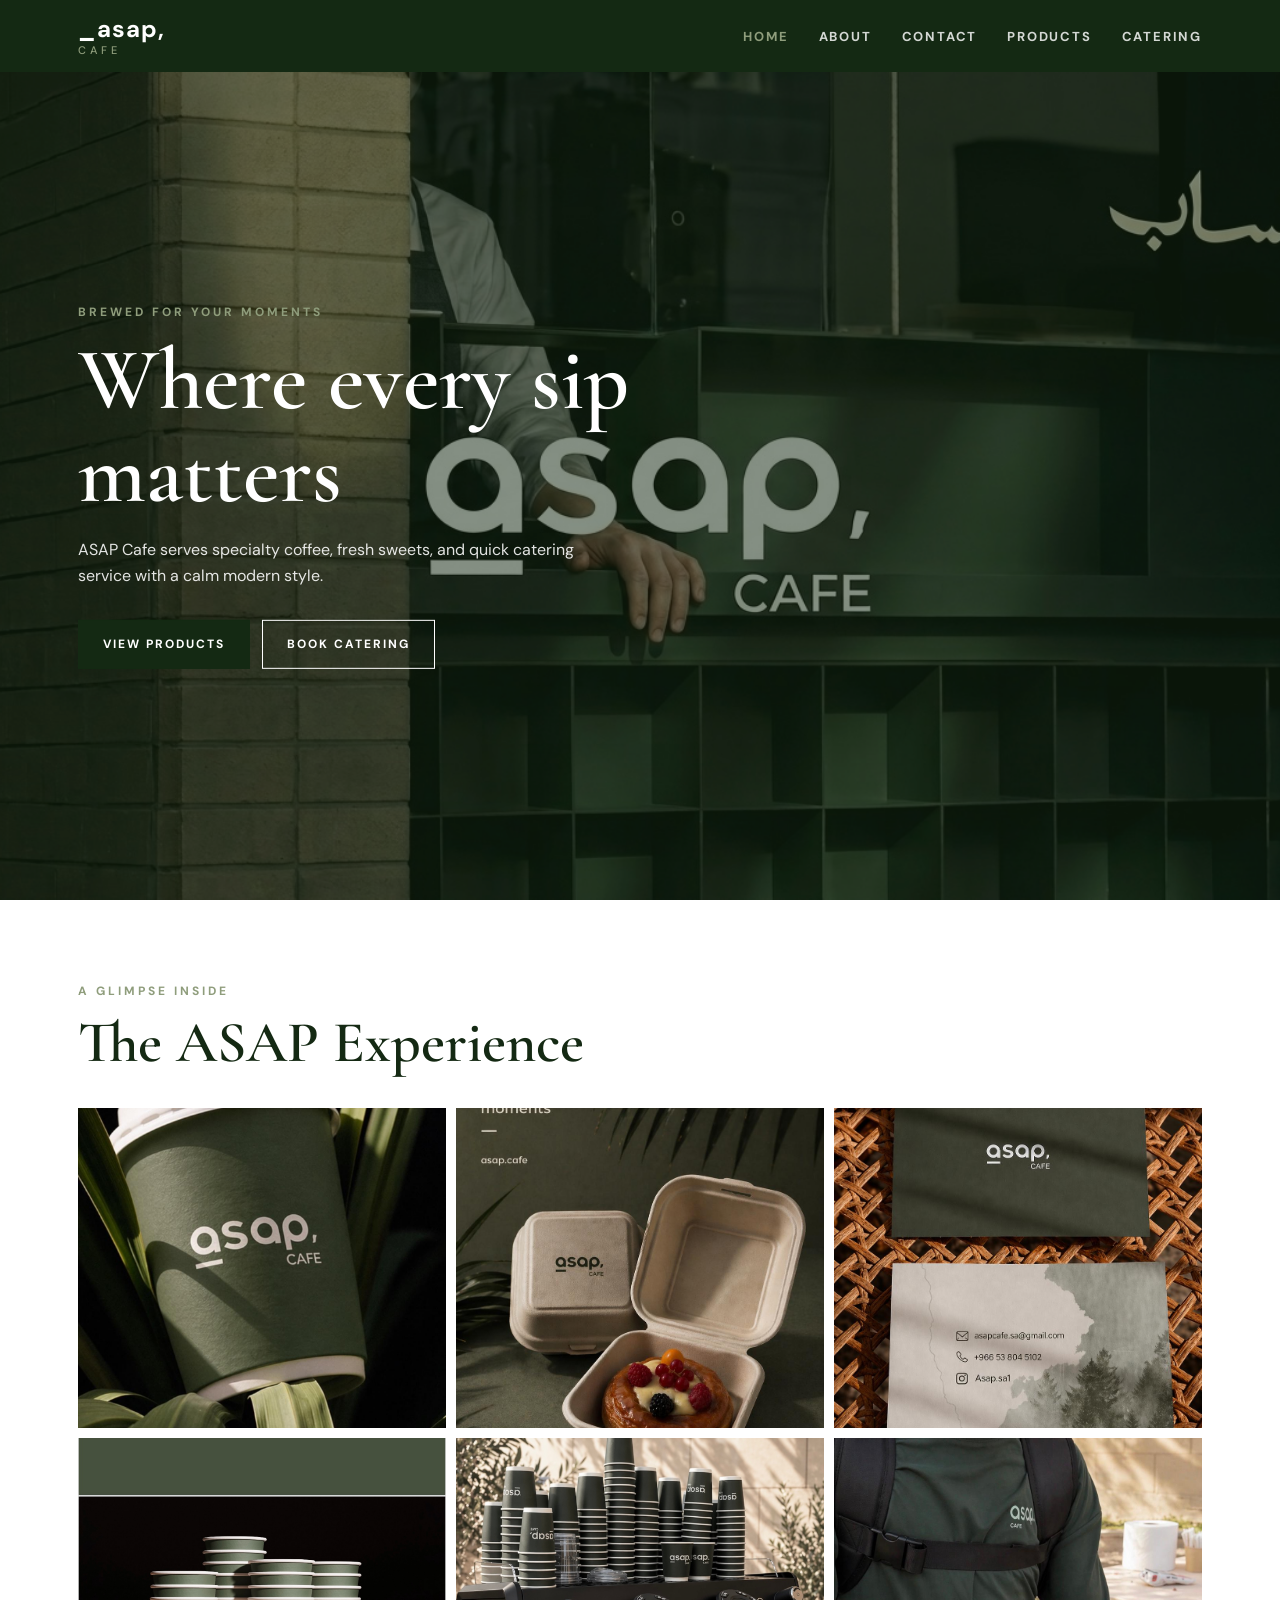
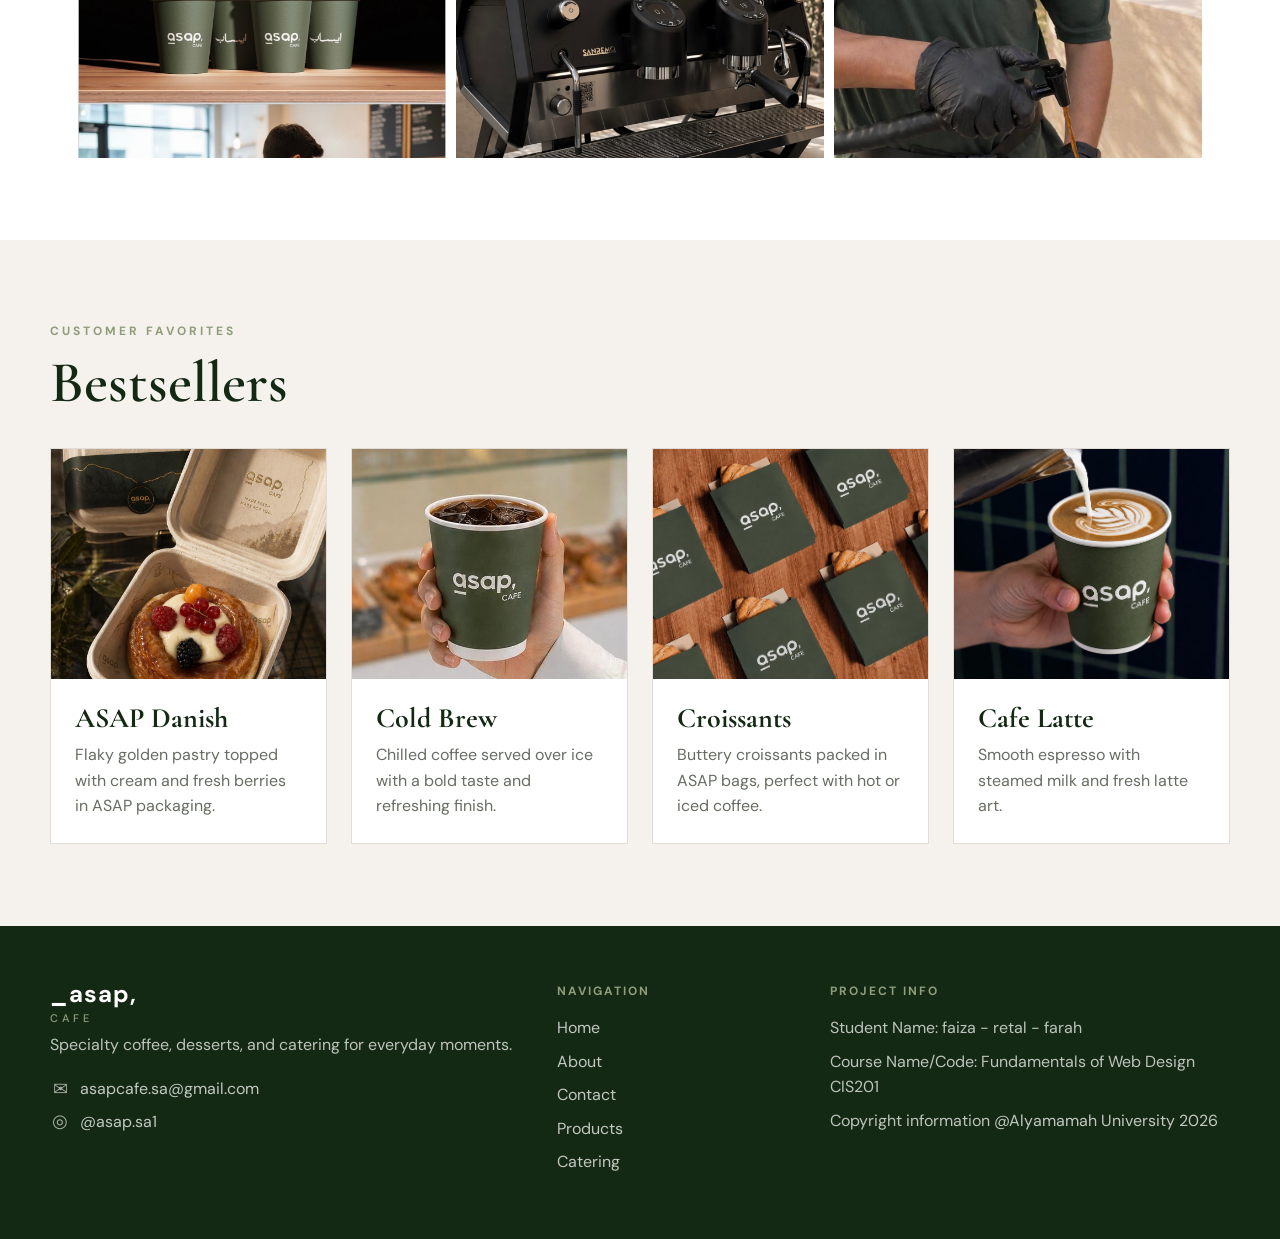
<file: index.html>
<!DOCTYPE html>
<html lang="en">
<head>
  <meta charset="UTF-8">
  <meta name="viewport" content="width=device-width, initial-scale=1.0">
  <title>ASAP Cafe | Home</title>
  <link rel="preconnect" href="https://fonts.googleapis.com">
  <link rel="preconnect" href="https://fonts.gstatic.com" crossorigin>
  <link href="https://fonts.googleapis.com/css2?family=Cormorant+Garamond:wght@500;600&family=DM+Sans:wght@400;500;700&display=swap" rel="stylesheet">
  <link rel="stylesheet" href="MyStyle.css">
</head>
<body>
  <header class="site-header">
    <nav class="navbar" aria-label="Main navigation">
      <a class="brand" href="index.html">_asap,<span>Cafe</span></a>
      <button class="menu-toggle" type="button" aria-label="Open navigation" aria-expanded="false">
        <span></span>
        <span></span>
        <span></span>
      </button>
      <ul class="nav-links">
        <li><a class="active" href="index.html">Home</a></li>
        <li><a href="about.html">About</a></li>
        <li><a href="contact.html">Contact</a></li>
        <li><a href="product.html">Products</a></li>
        <li><a href="catering.html">Catering</a></li>
      </ul>
    </nav>
  </header>

  <main>
    <section class="hero home-hero">
      <img src="hero.jpeg" alt="ASAP Cafe counter and drinks">
      <div class="hero-content">
        <p class="eyebrow">Brewed for your moments</p>
        <h1>Where every sip matters</h1>
        <p>ASAP Cafe serves specialty coffee, fresh sweets, and quick catering service with a calm modern style.</p>
        <div class="hero-actions">
          <a class="button" href="product.html">View Products</a>
          <a class="button button-light" href="catering.html">Book Catering</a>
        </div>
      </div>
    </section>

    <section class="section">
      <p class="section-label">A glimpse inside</p>
      <h2>The ASAP Experience</h2>
      <div class="image-grid three">
        <img src="photo1.jpeg" alt="ASAP drink display">
        <img src="photo2.jpeg" alt="ASAP coffee cup">
        <img src="photo3.jpeg" alt="ASAP cafe detail">
        <img src="photo4.jpeg" alt="ASAP barista serving coffee">
        <img src="photo5.jpeg" alt="ASAP coffee machine and branded cups">
        <img src="photo6.jpeg" alt="ASAP cafe experience collage">
      </div>
    </section>

    <section class="section muted">
      <p class="section-label">Customer favorites</p>
      <h2>Bestsellers</h2>
      <div class="cards">
        <article class="card">
          <img src="asap-danish.jpeg" alt="ASAP Danish pastry with berries">
          <div>
            <h3>ASAP Danish</h3>
            <p>Flaky golden pastry topped with cream and fresh berries in ASAP packaging.</p>
          </div>
        </article>
        <article class="card">
          <img src="cold-brew.jpeg" alt="ASAP cold brew coffee">
          <div>
            <h3>Cold Brew</h3>
            <p>Chilled coffee served over ice with a bold taste and refreshing finish.</p>
          </div>
        </article>
        <article class="card">
          <img src="croissants.jpeg" alt="ASAP croissants in branded bags">
          <div>
            <h3>Croissants</h3>
            <p>Buttery croissants packed in ASAP bags, perfect with hot or iced coffee.</p>
          </div>
        </article>
        <article class="card">
          <img src="cafe-latte.jpeg" alt="ASAP cafe latte with latte art">
          <div>
            <h3>Cafe Latte</h3>
            <p>Smooth espresso with steamed milk and fresh latte art.</p>
          </div>
        </article>
      </div>
    </section>
  </main>

  <footer class="site-footer">
    <div class="footer-grid">
      <div>
        <a class="footer-brand" href="index.html">_asap,<span>Cafe</span></a>
        <p>Specialty coffee, desserts, and catering for everyday moments.</p>
        <div class="footer-contact-links">
          <a href="mailto:asapcafe.sa@gmail.com"><span aria-hidden="true">✉</span> asapcafe.sa@gmail.com</a>
          <a href="https://www.instagram.com/asap.sa1/" target="_blank"><span aria-hidden="true">◎</span> @asap.sa1</a>
        </div>
      </div>
      <div>
        <h3>Navigation</h3>
        <a href="index.html">Home</a>
        <a href="about.html">About</a>
        <a href="contact.html">Contact</a>
        <a href="product.html">Products</a>
        <a href="catering.html">Catering</a>
      </div>
      <div>
        <h3>Project Info</h3>
        <p>Student Name: faiza - retal - farah</p>
        <p>Course Name/Code: Fundamentals of Web Design CIS201</p>
        <p class="copyright-line">Copyright information <a href="https://yu.edu.sa/" target="_blank">@Alyamamah University 2026</a></p>
      </div>
    </div>
  </footer>

  <script src="Myjs.js"></script>
</body>
</html>
</file>
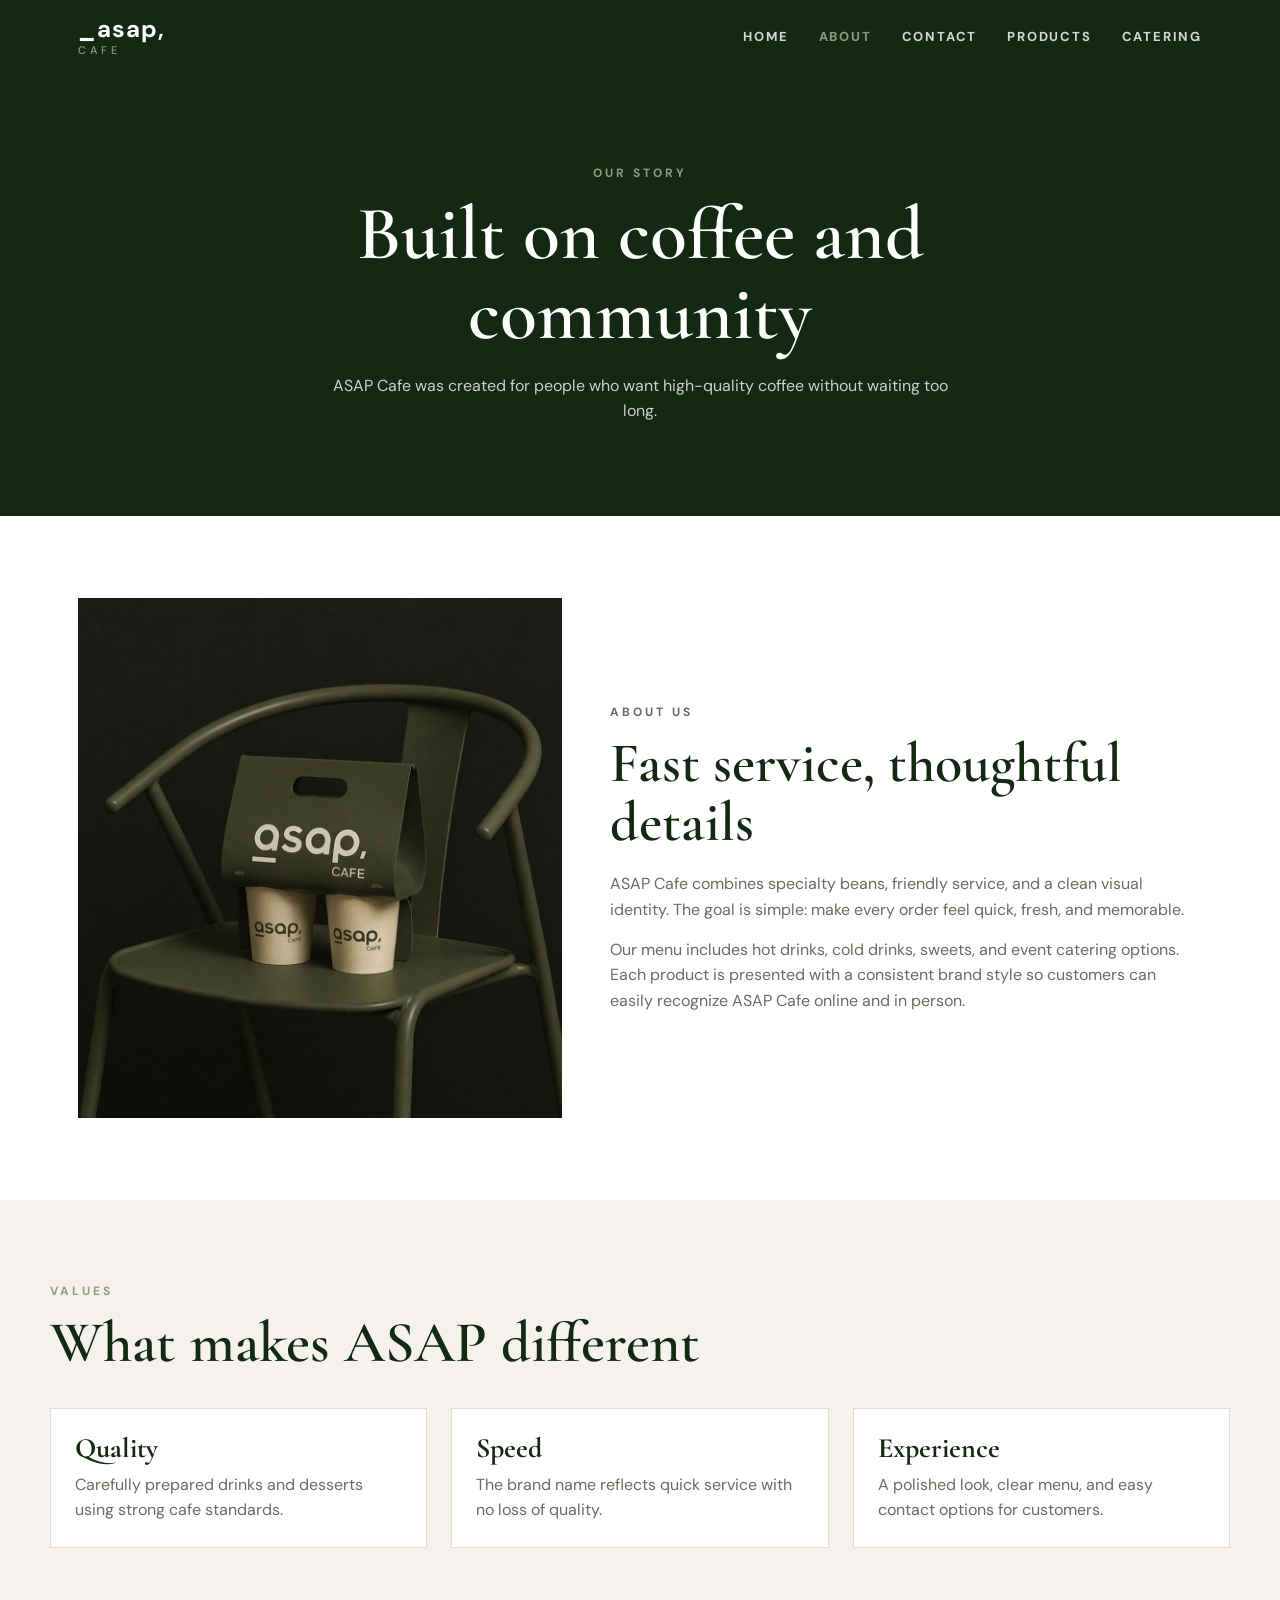
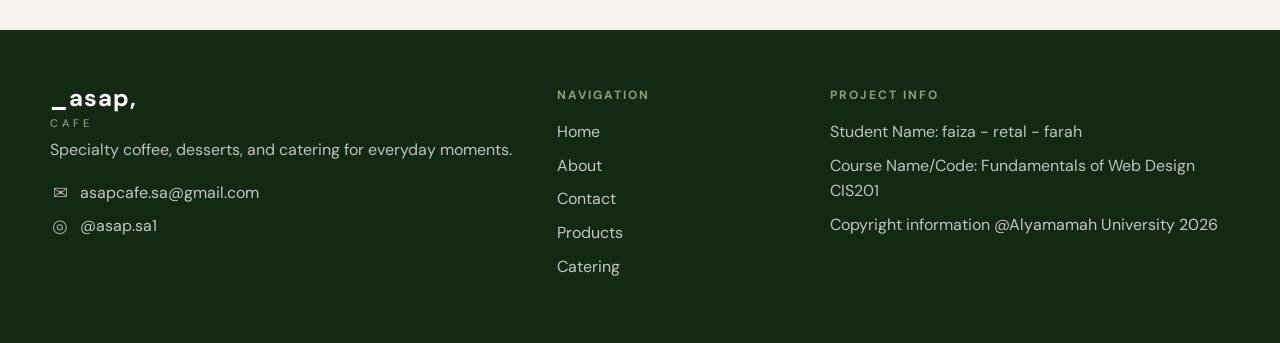
<file: about.html>
<!DOCTYPE html>
<html lang="en">
<head>
  <meta charset="UTF-8">
  <meta name="viewport" content="width=device-width, initial-scale=1.0">
  <title>ASAP Cafe | About</title>
  <link rel="preconnect" href="https://fonts.googleapis.com">
  <link rel="preconnect" href="https://fonts.gstatic.com" crossorigin>
  <link href="https://fonts.googleapis.com/css2?family=Cormorant+Garamond:wght@500;600&family=DM+Sans:wght@400;500;700&display=swap" rel="stylesheet">
  <link rel="stylesheet" href="MyStyle.css">
</head>
<body>
  <header class="site-header">
    <nav class="navbar" aria-label="Main navigation">
      <a class="brand" href="index.html">_asap,<span>Cafe</span></a>
      <button class="menu-toggle" type="button" aria-label="Open navigation" aria-expanded="false">
        <span></span>
        <span></span>
        <span></span>
      </button>
      <ul class="nav-links">
        <li><a href="index.html">Home</a></li>
        <li><a class="active" href="about.html">About</a></li>
        <li><a href="contact.html">Contact</a></li>
        <li><a href="product.html">Products</a></li>
        <li><a href="catering.html">Catering</a></li>
      </ul>
    </nav>
  </header>

  <main>
    <section class="page-hero">
      <p class="eyebrow">Our story</p>
      <h1>Built on coffee and community</h1>
      <p>ASAP Cafe was created for people who want high-quality coffee without waiting too long.</p>
    </section>

    <section class="split-section">
      <img src="photo7.jpeg" alt="ASAP Cafe cup">
      <div>
        <p class="section-label">About us</p>
        <h2>Fast service, thoughtful details</h2>
        <p>ASAP Cafe combines specialty beans, friendly service, and a clean visual identity. The goal is simple: make every order feel quick, fresh, and memorable.</p>
        <p>Our menu includes hot drinks, cold drinks, sweets, and event catering options. Each product is presented with a consistent brand style so customers can easily recognize ASAP Cafe online and in person.</p>
      </div>
    </section>

    <section class="section muted">
      <p class="section-label">Values</p>
      <h2>What makes ASAP different</h2>
      <div class="value-grid">
        <article>
          <h3>Quality</h3>
          <p>Carefully prepared drinks and desserts using strong cafe standards.</p>
        </article>
        <article>
          <h3>Speed</h3>
          <p>The brand name reflects quick service with no loss of quality.</p>
        </article>
        <article>
          <h3>Experience</h3>
          <p>A polished look, clear menu, and easy contact options for customers.</p>
        </article>
      </div>
    </section>
  </main>

  <footer class="site-footer">
    <div class="footer-grid">
      <div>
        <a class="footer-brand" href="index.html">_asap,<span>Cafe</span></a>
        <p>Specialty coffee, desserts, and catering for everyday moments.</p>
        <div class="footer-contact-links">
          <a href="mailto:asapcafe.sa@gmail.com"><span aria-hidden="true">✉</span> asapcafe.sa@gmail.com</a>
          <a href="https://www.instagram.com/asap.sa1/" target="_blank"><span aria-hidden="true">◎</span> @asap.sa1</a>
        </div>
      </div>
      <div>
        <h3>Navigation</h3>
        <a href="index.html">Home</a>
        <a href="about.html">About</a>
        <a href="contact.html">Contact</a>
        <a href="product.html">Products</a>
        <a href="catering.html">Catering</a>
      </div>
      <div>
        <h3>Project Info</h3>
        <p>Student Name: faiza - retal - farah</p>
        <p>Course Name/Code: Fundamentals of Web Design CIS201</p>
        <p class="copyright-line">Copyright information <a href="https://yu.edu.sa/" target="_blank">@Alyamamah University 2026</a></p>
      </div>
    </div>
  </footer>

  <script src="Myjs.js"></script>
</body>
</html>
</file>
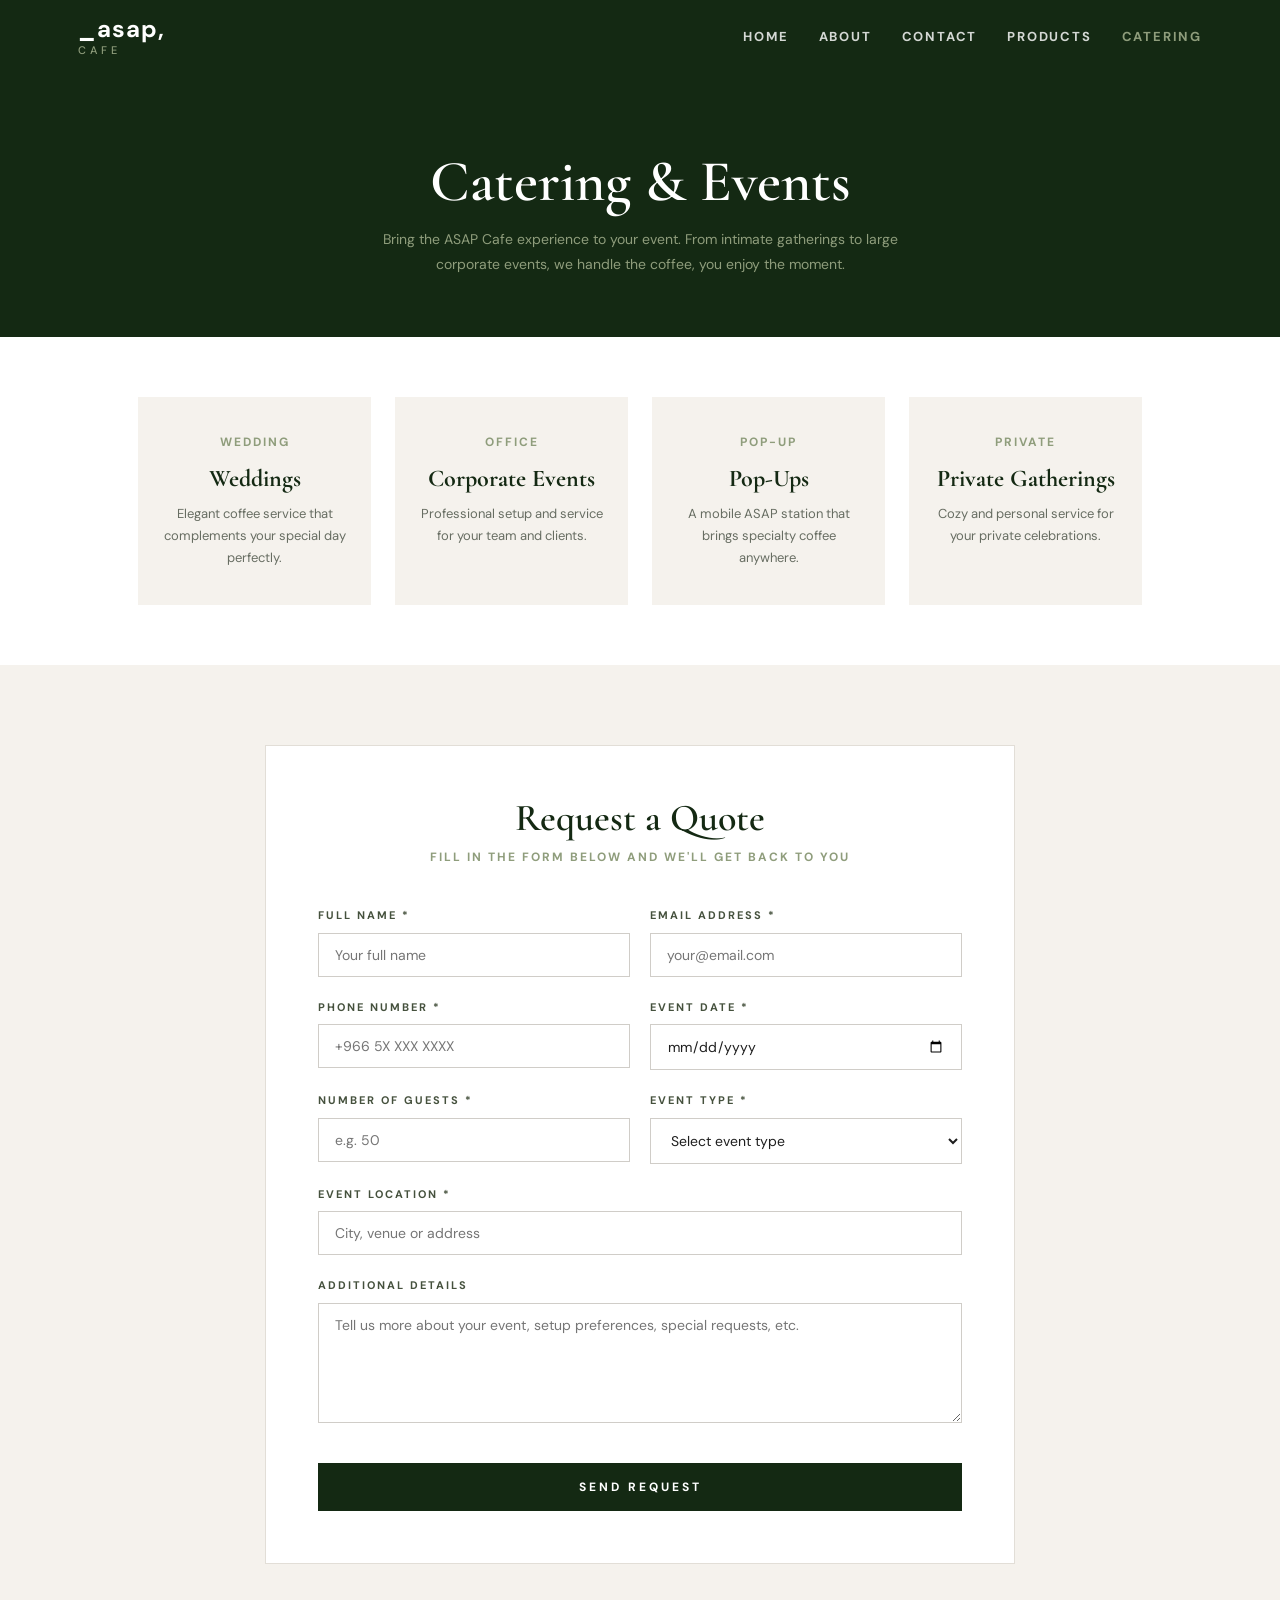
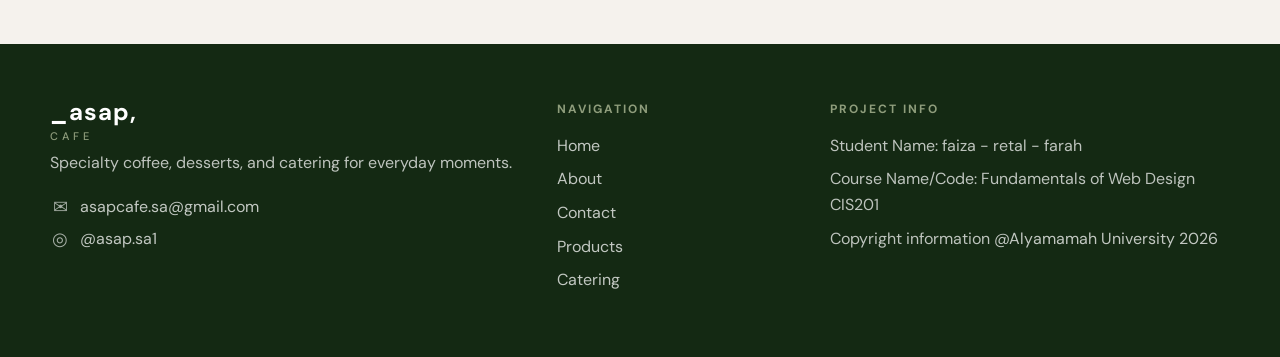
<file: catering.html>
<!DOCTYPE html>
<html lang="en">
<head>
  <meta charset="UTF-8">
  <meta name="viewport" content="width=device-width, initial-scale=1.0">
  <title>ASAP Cafe | Catering</title>
  <link rel="preconnect" href="https://fonts.googleapis.com">
  <link rel="preconnect" href="https://fonts.gstatic.com" crossorigin>
  <link href="https://fonts.googleapis.com/css2?family=Cormorant+Garamond:wght@500;600&family=DM+Sans:wght@400;500;700&display=swap" rel="stylesheet">
  <link rel="stylesheet" href="MyStyle.css">
</head>
<body>
  <header class="site-header">
    <nav class="navbar" aria-label="Main navigation">
      <a class="brand" href="index.html">_asap,<span>Cafe</span></a>
      <button class="menu-toggle" type="button" aria-label="Open navigation" aria-expanded="false">
        <span></span>
        <span></span>
        <span></span>
      </button>
      <ul class="nav-links">
        <li><a href="index.html">Home</a></li>
        <li><a href="about.html">About</a></li>
        <li><a href="contact.html">Contact</a></li>
        <li><a href="product.html">Products</a></li>
        <li><a class="active" href="catering.html">Catering</a></li>
      </ul>
    </nav>
  </header>

  <main>
    <section class="catering-hero">
      <h1>Catering &amp; Events</h1>
      <p>Bring the ASAP Cafe experience to your event. From intimate gatherings to large corporate events, we handle the coffee, you enjoy the moment.</p>
    </section>

    <section class="catering-features">
      <article class="feature-box">
        <div class="icon">Wedding</div>
        <h3>Weddings</h3>
        <p>Elegant coffee service that complements your special day perfectly.</p>
      </article>
      <article class="feature-box">
        <div class="icon">Office</div>
        <h3>Corporate Events</h3>
        <p>Professional setup and service for your team and clients.</p>
      </article>
      <article class="feature-box">
        <div class="icon">Pop-Up</div>
        <h3>Pop-Ups</h3>
        <p>A mobile ASAP station that brings specialty coffee anywhere.</p>
      </article>
      <article class="feature-box">
        <div class="icon">Private</div>
        <h3>Private Gatherings</h3>
        <p>Cozy and personal service for your private celebrations.</p>
      </article>
    </section>

    <section class="catering-form-wrap">
      <div class="form-container">
        <h2>Request a Quote</h2>
        <p class="form-sub">Fill in the form below and we'll get back to you</p>

        <form id="cateringForm" onsubmit="submitCatering(event)">
          <div class="form-row">
            <div class="form-group">
              <label for="c-name">Full Name *</label>
              <input type="text" id="c-name" name="name" placeholder="Your full name" required>
            </div>
            <div class="form-group">
              <label for="c-email">Email Address *</label>
              <input type="email" id="c-email" name="email" placeholder="your@email.com" required>
            </div>
          </div>

          <div class="form-row">
            <div class="form-group">
              <label for="c-phone">Phone Number *</label>
              <input type="tel" id="c-phone" name="phone" placeholder="+966 5X XXX XXXX" required>
            </div>
            <div class="form-group">
              <label for="c-date">Event Date *</label>
              <input type="date" id="c-date" name="date" required>
            </div>
          </div>

          <div class="form-row">
            <div class="form-group">
              <label for="c-guests">Number of Guests *</label>
              <input type="number" id="c-guests" name="guests" placeholder="e.g. 50" min="1" required>
            </div>
            <div class="form-group">
              <label for="c-type">Event Type *</label>
              <select id="c-type" name="event_type" required>
                <option value="" disabled selected>Select event type</option>
                <option value="Wedding">Wedding</option>
                <option value="Corporate Event">Corporate Event</option>
                <option value="Pop-Up">Pop-Up</option>
                <option value="Private Gathering">Private Gathering</option>
              </select>
            </div>
          </div>

          <div class="form-group">
            <label for="c-location">Event Location *</label>
            <input type="text" id="c-location" name="location" placeholder="City, venue or address" required>
          </div>

          <div class="form-group">
            <label for="c-details">Additional Details</label>
            <textarea id="c-details" name="details" placeholder="Tell us more about your event, setup preferences, special requests, etc."></textarea>
          </div>

          <button type="submit" class="submit-btn">Send Request</button>
        </form>
      </div>
    </section>
  </main>

  <footer class="site-footer">
    <div class="footer-grid">
      <div>
        <a class="footer-brand" href="index.html">_asap,<span>Cafe</span></a>
        <p>Specialty coffee, desserts, and catering for everyday moments.</p>
        <div class="footer-contact-links">
          <a href="mailto:asapcafe.sa@gmail.com"><span aria-hidden="true">✉</span> asapcafe.sa@gmail.com</a>
          <a href="https://www.instagram.com/asap.sa1/" target="_blank"><span aria-hidden="true">◎</span> @asap.sa1</a>
        </div>
      </div>
      <div>
        <h3>Navigation</h3>
        <a href="index.html">Home</a>
        <a href="about.html">About</a>
        <a href="contact.html">Contact</a>
        <a href="product.html">Products</a>
        <a href="catering.html">Catering</a>
      </div>
      <div>
        <h3>Project Info</h3>
        <p>Student Name: faiza - retal - farah</p>
        <p>Course Name/Code: Fundamentals of Web Design CIS201</p>
        <p class="copyright-line">Copyright information <a href="https://yu.edu.sa/" target="_blank">@Alyamamah University 2026</a></p>
      </div>
    </div>
  </footer>

  <script src="Myjs.js"></script>
</body>
</html>
</file>
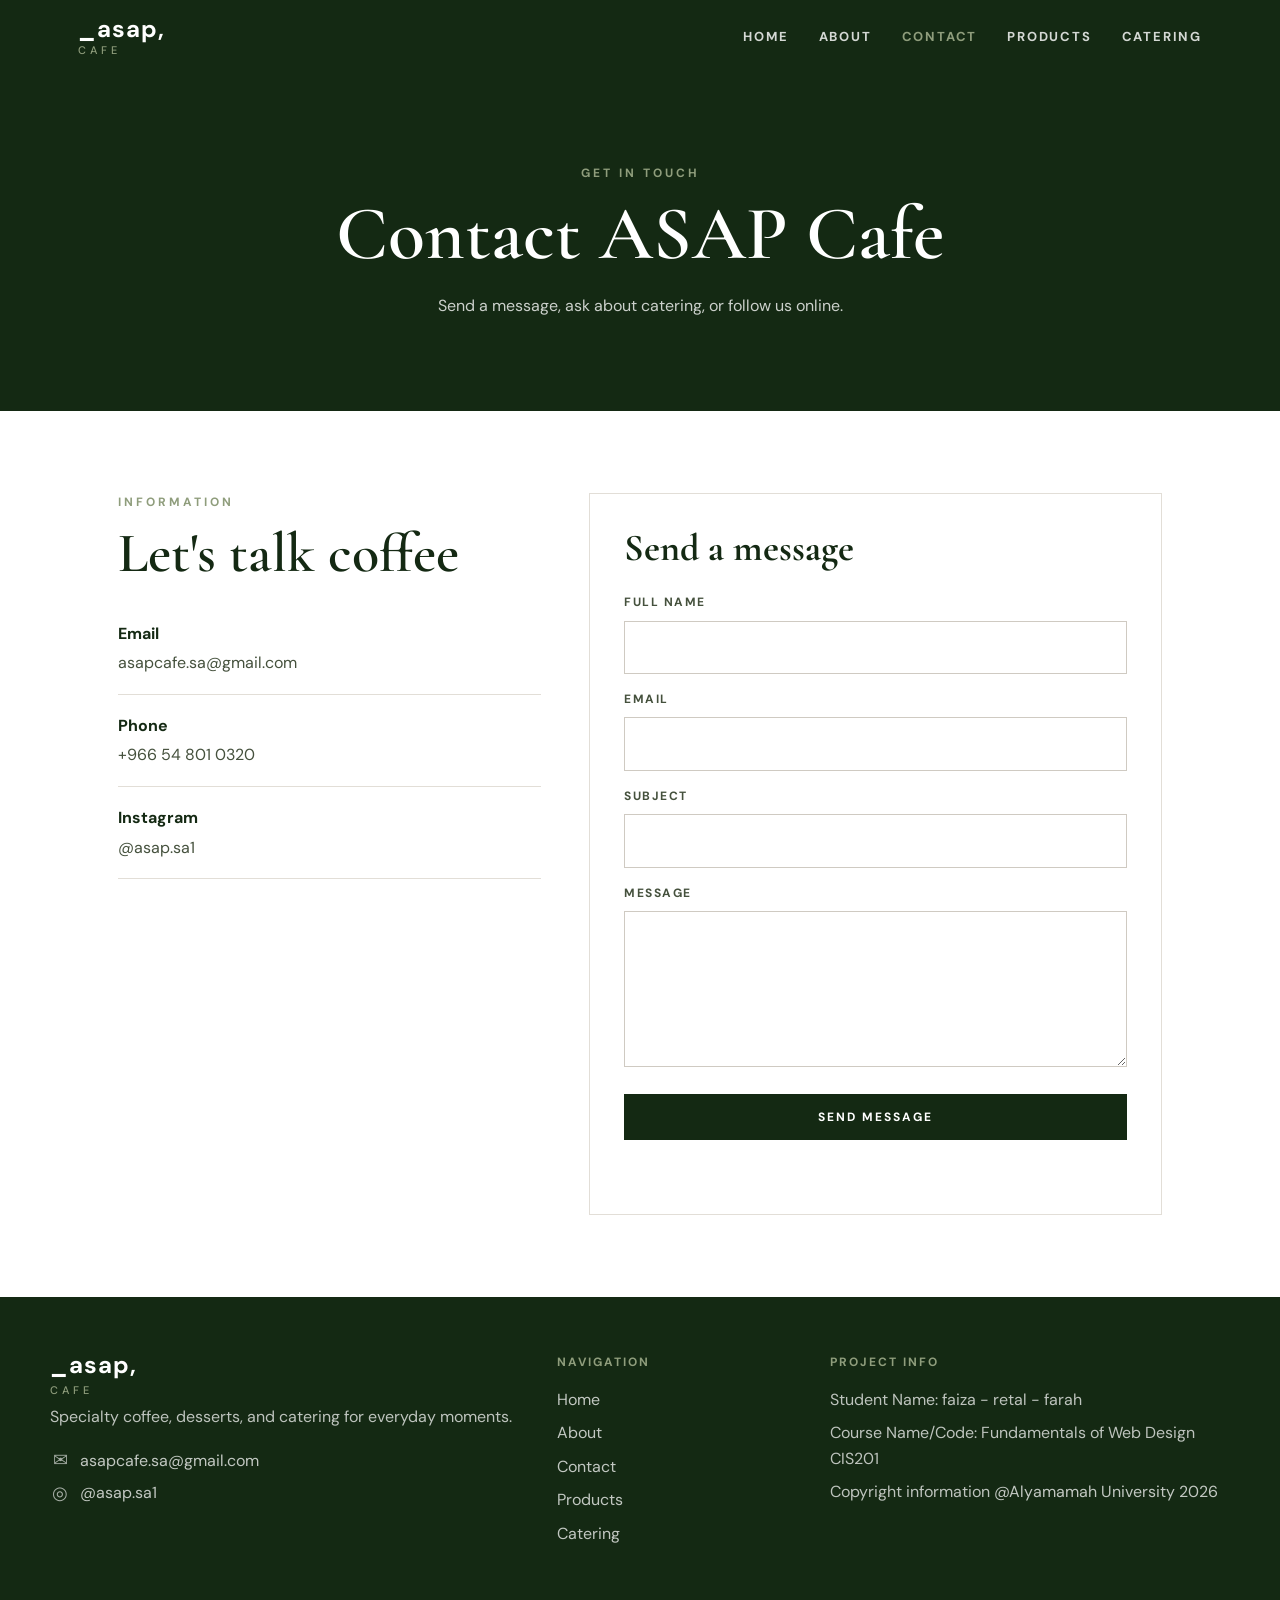
<file: contact.html>
<!DOCTYPE html>
<html lang="en">
<head>
  <meta charset="UTF-8">
  <meta name="viewport" content="width=device-width, initial-scale=1.0">
  <title>ASAP Cafe | Contact</title>
  <link rel="preconnect" href="https://fonts.googleapis.com">
  <link rel="preconnect" href="https://fonts.gstatic.com" crossorigin>
  <link href="https://fonts.googleapis.com/css2?family=Cormorant+Garamond:wght@500;600&family=DM+Sans:wght@400;500;700&display=swap" rel="stylesheet">
  <link rel="stylesheet" href="MyStyle.css">
</head>
<body>
  <header class="site-header">
    <nav class="navbar" aria-label="Main navigation">
      <a class="brand" href="index.html">_asap,<span>Cafe</span></a>
      <button class="menu-toggle" type="button" aria-label="Open navigation" aria-expanded="false">
        <span></span>
        <span></span>
        <span></span>
      </button>
      <ul class="nav-links">
        <li><a href="index.html">Home</a></li>
        <li><a href="about.html">About</a></li>
        <li><a class="active" href="contact.html">Contact</a></li>
        <li><a href="product.html">Products</a></li>
        <li><a href="catering.html">Catering</a></li>
      </ul>
    </nav>
  </header>

  <main>
    <section class="page-hero">
      <p class="eyebrow">Get in touch</p>
      <h1>Contact ASAP Cafe</h1>
      <p>Send a message, ask about catering, or follow us online.</p>
    </section>

    <section class="contact-layout">
      <div class="contact-info">
        <p class="section-label">Information</p>
        <h2>Let's talk coffee</h2>
        <div class="contact-item">
          <strong>Email</strong>
          <a href="mailto:asapcafe.sa@gmail.com">asapcafe.sa@gmail.com</a>
        </div>
        <div class="contact-item">
          <strong>Phone</strong>
          <a href="tel:+966548010320">+966 54 801 0320</a>
        </div>
        <div class="contact-item">
          <strong>Instagram</strong>
          <a href="https://www.instagram.com/asap.sa1" target="_blank">@asap.sa1</a>
        </div>
      </div>

      <form class="form-card" id="contactForm">
        <h2>Send a message</h2>
        <label for="name">Full Name</label>
        <input id="name" name="name" type="text" required>

        <label for="email">Email</label>
        <input id="email" name="email" type="email" required>

        <label for="subject">Subject</label>
        <input id="subject" name="subject" type="text" required>

        <label for="message">Message</label>
        <textarea id="message" name="message" rows="5" required></textarea>

        <button class="button" type="submit">Send Message</button>
        <p class="form-message" id="formMessage" role="status"></p>
      </form>
    </section>
  </main>

  <footer class="site-footer">
    <div class="footer-grid">
      <div>
        <a class="footer-brand" href="index.html">_asap,<span>Cafe</span></a>
        <p>Specialty coffee, desserts, and catering for everyday moments.</p>
        <div class="footer-contact-links">
          <a href="mailto:asapcafe.sa@gmail.com"><span aria-hidden="true">✉</span> asapcafe.sa@gmail.com</a>
          <a href="https://www.instagram.com/asap.sa1/" target="_blank"><span aria-hidden="true">◎</span> @asap.sa1</a>
        </div>
      </div>
      <div>
        <h3>Navigation</h3>
        <a href="index.html">Home</a>
        <a href="about.html">About</a>
        <a href="contact.html">Contact</a>
        <a href="product.html">Products</a>
        <a href="catering.html">Catering</a>
      </div>
      <div>
        <h3>Project Info</h3>
        <p>Student Name: faiza - retal - farah</p>
        <p>Course Name/Code: Fundamentals of Web Design CIS201</p>
        <p class="copyright-line">Copyright information <a href="https://yu.edu.sa/" target="_blank">@Alyamamah University 2026</a></p>
      </div>
    </div>
  </footer>

  <script src="Myjs.js"></script>
</body>
</html>
</file>
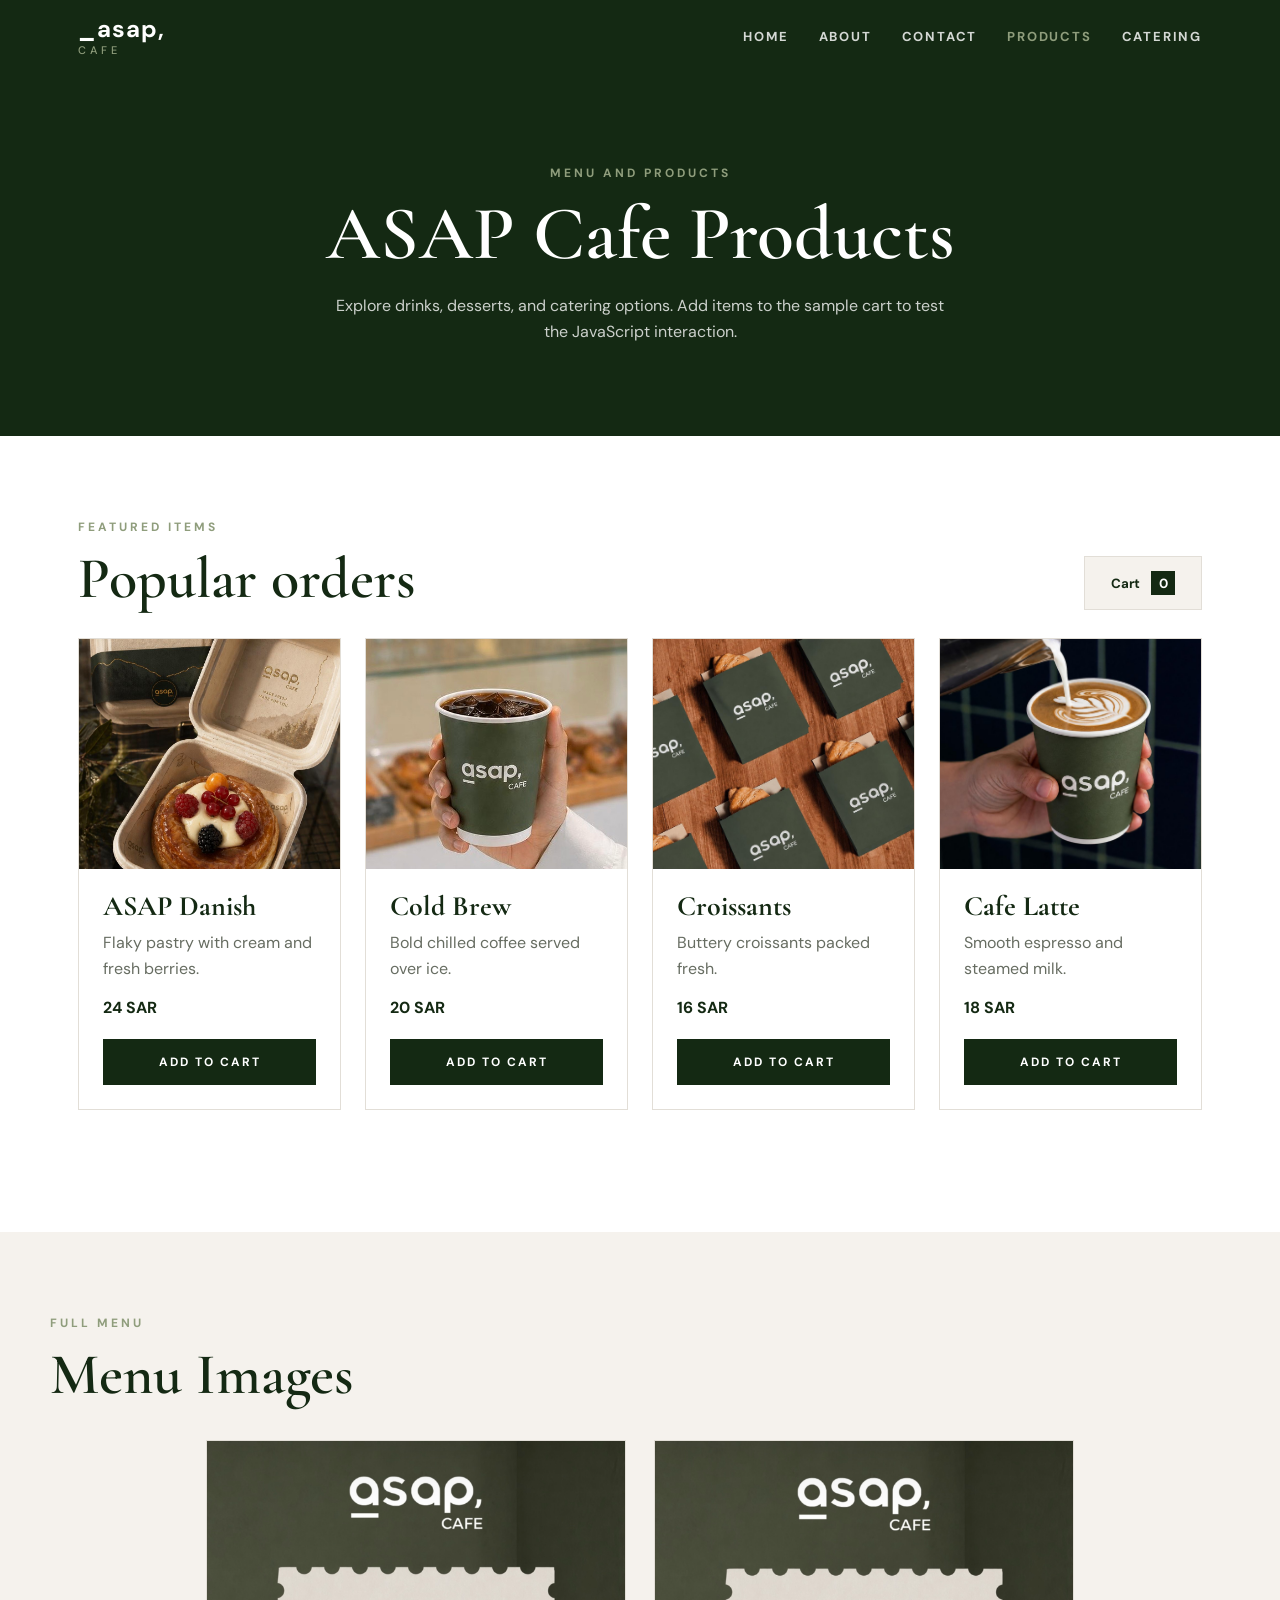
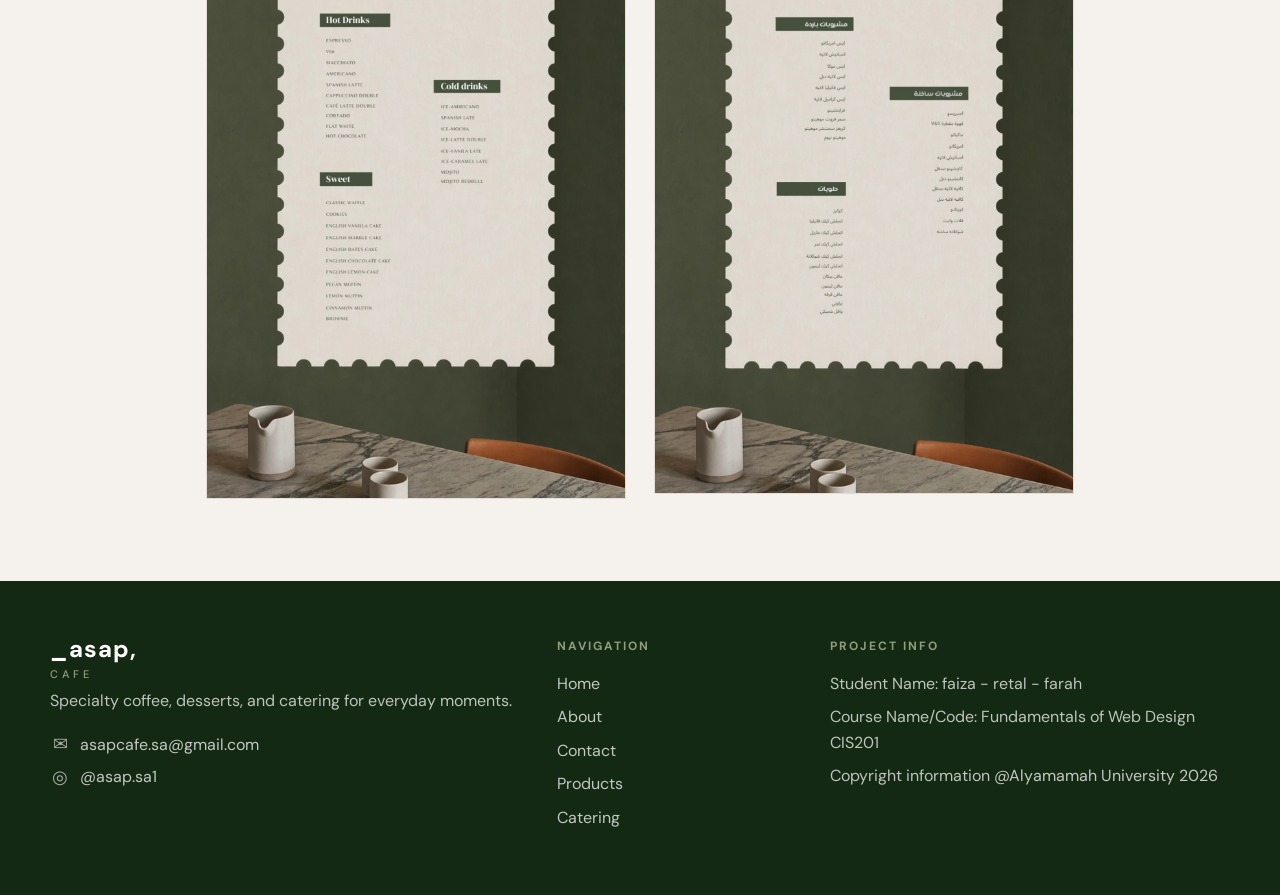
<file: product.html>
<!DOCTYPE html>
<html lang="en">
<head>
  <meta charset="UTF-8">
  <meta name="viewport" content="width=device-width, initial-scale=1.0">
  <title>ASAP Cafe | Products</title>
  <link rel="preconnect" href="https://fonts.googleapis.com">
  <link rel="preconnect" href="https://fonts.gstatic.com" crossorigin>
  <link href="https://fonts.googleapis.com/css2?family=Cormorant+Garamond:wght@500;600&family=DM+Sans:wght@400;500;700&display=swap" rel="stylesheet">
  <link rel="stylesheet" href="MyStyle.css">
</head>
<body>
  <header class="site-header">
    <nav class="navbar" aria-label="Main navigation">
      <a class="brand" href="index.html">_asap,<span>Cafe</span></a>
      <button class="menu-toggle" type="button" aria-label="Open navigation" aria-expanded="false">
        <span></span>
        <span></span>
        <span></span>
      </button>
      <ul class="nav-links">
        <li><a href="index.html">Home</a></li>
        <li><a href="about.html">About</a></li>
        <li><a href="contact.html">Contact</a></li>
        <li><a class="active" href="product.html">Products</a></li>
        <li><a href="catering.html">Catering</a></li>
      </ul>
    </nav>
  </header>

  <main>
    <section class="page-hero">
      <p class="eyebrow">Menu and products</p>
      <h1>ASAP Cafe Products</h1>
      <p>Explore drinks, desserts, and catering options. Add items to the sample cart to test the JavaScript interaction.</p>
    </section>

    <section class="section">
      <div class="products-heading">
        <div>
          <p class="section-label">Featured items</p>
          <h2>Popular orders</h2>
        </div>
        <div class="cart-widget">
          <button class="cart-button" id="cartButton" type="button" aria-expanded="false" aria-controls="cartDropdown">
            Cart <span id="cartCount">0</span>
          </button>
          <div class="cart-dropdown" id="cartDropdown" hidden>
            <h3>Your Cart</h3>
            <div class="cart-items" id="cartItems">
              <p class="empty-cart">No products added yet.</p>
            </div>
            <div class="cart-total">Total: <span id="cartTotal">0 SAR</span></div>
            <button class="checkout-button" id="checkoutButton" type="button">Checkout</button>
          </div>
        </div>
      </div>

      <div class="product-grid">
        <article class="product-card">
          <img src="asap-danish.jpeg" alt="ASAP Danish pastry with berries">
          <h3>ASAP Danish</h3>
          <p>Flaky pastry with cream and fresh berries.</p>
          <span>24 SAR</span>
          <button class="button add-cart" type="button" data-product="ASAP Danish" data-price="24">Add to Cart</button>
        </article>
        <article class="product-card">
          <img src="cold-brew.jpeg" alt="ASAP cold brew coffee">
          <h3>Cold Brew</h3>
          <p>Bold chilled coffee served over ice.</p>
          <span>20 SAR</span>
          <button class="button add-cart" type="button" data-product="Cold Brew" data-price="20">Add to Cart</button>
        </article>
        <article class="product-card">
          <img src="croissants.jpeg" alt="ASAP croissants in branded bags">
          <h3>Croissants</h3>
          <p>Buttery croissants packed fresh.</p>
          <span>16 SAR</span>
          <button class="button add-cart" type="button" data-product="Croissants" data-price="16">Add to Cart</button>
        </article>
        <article class="product-card">
          <img src="cafe-latte.jpeg" alt="ASAP cafe latte with latte art">
          <h3>Cafe Latte</h3>
          <p>Smooth espresso and steamed milk.</p>
          <span>18 SAR</span>
          <button class="button add-cart" type="button" data-product="Cafe Latte" data-price="18">Add to Cart</button>
        </article>
      </div>
      <p class="form-message" id="cartMessage" role="status"></p>
    </section>

    <section class="section muted">
      <p class="section-label">Full menu</p>
      <h2>Menu Images</h2>
      <div class="menu-images">
        <img src="menu1.jpeg" alt="ASAP English menu">
        <img src="menu2.jpeg" alt="ASAP Arabic menu">
      </div>
    </section>
  </main>

  <footer class="site-footer">
    <div class="footer-grid">
      <div>
        <a class="footer-brand" href="index.html">_asap,<span>Cafe</span></a>
        <p>Specialty coffee, desserts, and catering for everyday moments.</p>
        <div class="footer-contact-links">
          <a href="mailto:asapcafe.sa@gmail.com"><span aria-hidden="true">✉</span> asapcafe.sa@gmail.com</a>
          <a href="https://www.instagram.com/asap.sa1/" target="_blank"><span aria-hidden="true">◎</span> @asap.sa1</a>
        </div>
      </div>
      <div>
        <h3>Navigation</h3>
        <a href="index.html">Home</a>
        <a href="about.html">About</a>
        <a href="contact.html">Contact</a>
        <a href="product.html">Products</a>
        <a href="catering.html">Catering</a>
      </div>
      <div>
        <h3>Project Info</h3>
        <p>Student Name: faiza - retal - farah</p>
        <p>Course Name/Code: Fundamentals of Web Design CIS201</p>
        <p class="copyright-line">Copyright information <a href="https://yu.edu.sa/" target="_blank">@Alyamamah University 2026</a></p>
      </div>
    </div>
  </footer>

  <script src="Myjs.js"></script>
</body>
</html>
</file>
<file: MyStyle.css>
:root {
  --green-deep: #142913;
  --green-dark: #45513d;
  --green-mid: #8f9d7c;
  --cream: #f5f2ed;
  --white: #ffffff;
  --ink: #1e1e1e;
  --muted: #676d62;
  --line: #e2ded7;
}

* {
  box-sizing: border-box;
  margin: 0;
  padding: 0;
}

body {
  background: var(--white);
  color: var(--ink);
  font-family: "DM Sans", Arial, sans-serif;
  line-height: 1.6;
}

img {
  display: block;
  max-width: 100%;
}

a {
  color: inherit;
}

.site-header {
  background: var(--green-deep);
  position: sticky;
  top: 0;
  z-index: 20;
}

.navbar {
  align-items: center;
  display: flex;
  justify-content: space-between;
  margin: 0 auto;
  max-width: 1180px;
  min-height: 72px;
  padding: 0 28px;
}

.brand,
.footer-brand {
  color: var(--white);
  font-size: 24px;
  font-weight: 700;
  letter-spacing: 1px;
  line-height: 1;
  text-decoration: none;
}

.brand span,
.footer-brand span {
  color: var(--green-mid);
  display: block;
  font-size: 11px;
  font-weight: 500;
  letter-spacing: 4px;
  margin-top: 4px;
  text-transform: uppercase;
}

.nav-links {
  align-items: center;
  display: flex;
  gap: 30px;
  list-style: none;
}

.nav-links a {
  color: rgba(255, 255, 255, 0.82);
  font-size: 13px;
  font-weight: 700;
  letter-spacing: 1.8px;
  text-decoration: none;
  text-transform: uppercase;
}

.nav-links a:hover,
.nav-links a.active {
  color: var(--green-mid);
}

.menu-toggle {
  background: transparent;
  border: 0;
  cursor: pointer;
  display: none;
  height: 42px;
  width: 42px;
}

.menu-toggle span {
  background: var(--white);
  display: block;
  height: 2px;
  margin: 6px auto;
  width: 24px;
}

.hero {
  min-height: calc(100vh - 72px);
  position: relative;
}

.home-hero img {
  height: calc(100vh - 72px);
  object-fit: cover;
  width: 100%;
}

.hero::after {
  background: rgba(20, 41, 19, 0.52);
  content: "";
  inset: 0;
  position: absolute;
}

.hero-content {
  color: var(--white);
  left: 50%;
  max-width: 1180px;
  padding: 0 28px;
  position: absolute;
  top: 50%;
  transform: translate(-50%, -50%);
  width: 100%;
  z-index: 2;
}

.eyebrow,
.section-label {
  color: var(--green-mid);
  font-size: 12px;
  font-weight: 700;
  letter-spacing: 3px;
  margin-bottom: 12px;
  text-transform: uppercase;
}

.hero h1,
.page-hero h1,
.section h2,
.split-section h2,
.contact-info h2 {
  font-family: "Cormorant Garamond", Georgia, serif;
  font-weight: 600;
  line-height: 1.05;
}

.hero h1 {
  font-size: clamp(48px, 8vw, 88px);
  max-width: 640px;
}

.hero-content > p:last-of-type {
  color: rgba(255, 255, 255, 0.88);
  max-width: 530px;
  padding-top: 18px;
}

.hero-actions {
  display: flex;
  flex-wrap: wrap;
  gap: 12px;
  margin-top: 32px;
}

.button {
  background: var(--green-deep);
  border: 1px solid var(--green-deep);
  color: var(--white);
  cursor: pointer;
  display: inline-flex;
  font-family: inherit;
  font-size: 12px;
  font-weight: 700;
  justify-content: center;
  letter-spacing: 2px;
  min-height: 46px;
  padding: 14px 24px;
  text-decoration: none;
  text-transform: uppercase;
  transition: background 0.2s, color 0.2s, border-color 0.2s;
}

.button:hover {
  background: var(--green-dark);
  border-color: var(--green-dark);
}

.button-light {
  background: transparent;
  border-color: var(--white);
}

.button-light:hover {
  background: var(--white);
  color: var(--green-deep);
}

.section {
  margin: 0 auto;
  max-width: 1180px;
  padding: 82px 28px;
}

.section.muted {
  background: var(--cream);
  max-width: none;
}

.section.muted > * {
  margin-left: auto;
  margin-right: auto;
  max-width: 1180px;
}

.section h2 {
  color: var(--green-deep);
  font-size: clamp(36px, 5vw, 58px);
  margin-bottom: 34px;
}

.image-grid {
  display: grid;
  gap: 10px;
}

.image-grid.three {
  grid-template-columns: repeat(3, 1fr);
}

.image-grid img {
  height: 320px;
  object-fit: cover;
  width: 100%;
}

.cards,
.product-grid,
.value-grid {
  display: grid;
  gap: 24px;
}

.cards {
  grid-template-columns: repeat(4, 1fr);
}

.card,
.product-card,
.value-grid article,
.form-card {
  background: var(--white);
  border: 1px solid var(--line);
}

.card img,
.product-card img {
  height: 230px;
  object-fit: cover;
  width: 100%;
}

.card div,
.product-card,
.value-grid article {
  padding: 24px;
}

.card h3,
.product-card h3,
.value-grid h3 {
  color: var(--green-deep);
  font-family: "Cormorant Garamond", Georgia, serif;
  font-size: 28px;
  line-height: 1.1;
  margin-bottom: 8px;
}

.card p,
.product-card p,
.value-grid p,
.split-section p,
.contact-item,
.footer-grid p {
  color: var(--muted);
}

.page-hero {
  background: var(--green-deep);
  color: var(--white);
  padding: 92px 28px;
  text-align: center;
}

.page-hero h1 {
  font-size: clamp(44px, 7vw, 76px);
  margin: 0 auto 18px;
  max-width: 760px;
}

.page-hero p:last-child {
  color: rgba(255, 255, 255, 0.78);
  margin: 0 auto;
  max-width: 620px;
}

.split-section {
  align-items: center;
  display: grid;
  gap: 48px;
  grid-template-columns: 0.9fr 1.1fr;
  margin: 0 auto;
  max-width: 1180px;
  padding: 82px 28px;
}

.split-section img {
  height: 520px;
  object-fit: cover;
  width: 100%;
}

.split-section h2,
.contact-info h2 {
  color: var(--green-deep);
  font-size: clamp(36px, 5vw, 56px);
  margin-bottom: 20px;
}

.split-section p + p {
  margin-top: 14px;
}

.value-grid {
  grid-template-columns: repeat(3, 1fr);
}

.contact-layout {
  align-items: start;
  display: grid;
  gap: 48px;
  grid-template-columns: 0.85fr 1.15fr;
  margin: 0 auto;
  max-width: 1100px;
  padding: 82px 28px;
}

.muted-layout {
  background: var(--cream);
  max-width: none;
  padding-left: max(28px, calc((100vw - 1100px) / 2));
  padding-right: max(28px, calc((100vw - 1100px) / 2));
}

.contact-item {
  border-bottom: 1px solid var(--line);
  display: grid;
  gap: 4px;
  padding: 18px 0;
}

.contact-item strong {
  color: var(--green-deep);
}

.contact-item a {
  color: var(--green-dark);
  text-decoration: none;
}

.form-card {
  padding: 34px;
}

.form-card h2 {
  color: var(--green-deep);
  font-family: "Cormorant Garamond", Georgia, serif;
  font-size: 38px;
  line-height: 1.1;
  margin-bottom: 24px;
}

.form-card label {
  color: var(--green-dark);
  display: block;
  font-size: 12px;
  font-weight: 700;
  letter-spacing: 1.5px;
  margin: 16px 0 8px;
  text-transform: uppercase;
}

.form-card input,
.form-card textarea {
  border: 1px solid #cfcac2;
  font: inherit;
  padding: 13px 14px;
  width: 100%;
}

.form-card input:focus,
.form-card textarea:focus {
  border-color: var(--green-dark);
  outline: 2px solid rgba(143, 157, 124, 0.25);
}

.form-card .button {
  margin-top: 20px;
  width: 100%;
}

.form-message {
  color: var(--green-dark);
  font-weight: 700;
  margin-top: 16px;
  min-height: 24px;
}

.products-heading {
  align-items: end;
  display: flex;
  justify-content: space-between;
  margin-bottom: 28px;
  gap: 20px;
}

.products-heading h2 {
  margin-bottom: 0;
}

.cart-widget {
  position: relative;
}

.cart-button {
  background: var(--cream);
  border: 1px solid var(--line);
  color: var(--green-deep);
  cursor: pointer;
  font-family: inherit;
  font-weight: 700;
  min-width: 118px;
  padding: 14px 18px;
}

.cart-button span {
  background: var(--green-deep);
  color: var(--white);
  display: inline-flex;
  align-items: center;
  justify-content: center;
  min-width: 24px;
  height: 24px;
  margin-left: 8px;
  padding: 0 7px;
}

.cart-dropdown {
  background: var(--white);
  border: 1px solid var(--line);
  box-shadow: 0 16px 34px rgba(20, 41, 19, 0.14);
  min-width: 280px;
  padding: 18px;
  position: absolute;
  right: 0;
  top: calc(100% + 10px);
  z-index: 10;
}

.cart-dropdown h3 {
  color: var(--green-deep);
  font-family: "Cormorant Garamond", Georgia, serif;
  font-size: 26px;
  line-height: 1.1;
  margin-bottom: 14px;
}

.cart-line {
  align-items: center;
  border-top: 1px solid var(--line);
  color: var(--muted);
  display: flex;
  justify-content: space-between;
  gap: 18px;
  padding: 10px 0;
}

.cart-line span {
  white-space: nowrap;
}

.cart-line:first-child {
  border-top: 0;
}

.cart-line strong {
  color: var(--green-deep);
  font-weight: 700;
}

.empty-cart {
  color: var(--muted);
  font-size: 14px;
}

.cart-total {
  border-top: 1px solid var(--line);
  color: var(--green-deep);
  display: flex;
  font-weight: 700;
  justify-content: space-between;
  margin-top: 8px;
  padding-top: 14px;
}

.checkout-button {
  background: var(--green-deep);
  border: 1px solid var(--green-deep);
  color: var(--white);
  cursor: pointer;
  font-family: inherit;
  font-size: 12px;
  font-weight: 700;
  letter-spacing: 2px;
  margin-top: 14px;
  min-height: 44px;
  padding: 12px 16px;
  text-transform: uppercase;
  width: 100%;
}

.checkout-button:hover {
  background: var(--green-dark);
  border-color: var(--green-dark);
}

.product-grid {
  grid-template-columns: repeat(4, 1fr);
}

.product-card {
  display: flex;
  flex-direction: column;
}

.product-card img {
  margin: -24px -24px 22px;
  max-width: calc(100% + 48px);
  width: calc(100% + 48px);
}

.product-card span {
  color: var(--green-deep);
  display: block;
  font-weight: 700;
  margin: 14px 0 18px;
}

.product-card .button {
  margin-top: auto;
  width: 100%;
}

.menu-images {
  display: grid;
  gap: 28px;
  grid-template-columns: repeat(2, minmax(0, 420px));
  justify-content: center;
}

.menu-images img {
  border: 1px solid var(--line);
  width: 100%;
}

.catering-hero {
  background: var(--green-deep);
  padding: 80px 48px 60px;
  text-align: center;
}

.catering-hero h1 {
  color: var(--white);
  font-family: "Cormorant Garamond", Georgia, serif;
  font-size: clamp(44px, 7vw, 58px);
  font-weight: 600;
  line-height: 1.05;
  margin-bottom: 14px;
}

.catering-hero p {
  color: var(--green-mid);
  font-size: 14px;
  line-height: 1.8;
  margin: 0 auto;
  max-width: 580px;
}

.catering-features {
  display: flex;
  flex-wrap: wrap;
  gap: 24px;
  margin: 0 auto;
  max-width: 1100px;
  padding: 60px 48px;
}

.feature-box {
  background: var(--cream);
  flex: 1;
  min-width: 200px;
  padding: 36px 24px;
  text-align: center;
}

.feature-box .icon {
  color: var(--green-mid);
  font-size: 12px;
  font-weight: 700;
  letter-spacing: 2px;
  margin-bottom: 14px;
  text-transform: uppercase;
}

.feature-box h3 {
  color: var(--green-deep);
  font-family: "Cormorant Garamond", Georgia, serif;
  font-size: 24px;
  line-height: 1.1;
  margin-bottom: 10px;
}

.feature-box p {
  color: var(--muted);
  font-size: 13px;
  line-height: 1.7;
}

.catering-form-wrap {
  background: var(--cream);
  padding: 80px 48px;
}

.form-container {
  background: var(--white);
  border: 1px solid var(--line);
  margin: 0 auto;
  max-width: 750px;
  padding: 52px;
}

.form-container h2 {
  color: var(--green-deep);
  font-family: "Cormorant Garamond", Georgia, serif;
  font-size: 38px;
  font-weight: 600;
  line-height: 1.1;
  margin-bottom: 8px;
  text-align: center;
}

.form-container .form-sub {
  color: var(--green-mid);
  font-size: 12px;
  font-weight: 700;
  letter-spacing: 2px;
  margin-bottom: 40px;
  text-align: center;
  text-transform: uppercase;
}

.form-row {
  display: grid;
  gap: 20px;
  grid-template-columns: 1fr 1fr;
}

.form-group {
  margin-bottom: 22px;
}

.form-group label {
  color: var(--green-dark);
  display: block;
  font-size: 11px;
  font-weight: 700;
  letter-spacing: 2px;
  margin-bottom: 8px;
  text-transform: uppercase;
}

.form-group input,
.form-group select,
.form-group textarea {
  background: var(--white);
  border: 1px solid #d0cdc8;
  color: var(--ink);
  font-family: "DM Sans", Arial, sans-serif;
  font-size: 14px;
  outline: none;
  padding: 12px 16px;
  transition: border 0.2s;
  width: 100%;
}

.form-group input:focus,
.form-group select:focus,
.form-group textarea:focus {
  border-color: var(--green-dark);
}

.form-group textarea {
  height: 120px;
  resize: vertical;
}

.submit-btn {
  background: var(--green-deep);
  border: 0;
  color: var(--white);
  cursor: pointer;
  font-family: "DM Sans", Arial, sans-serif;
  font-size: 12px;
  font-weight: 700;
  letter-spacing: 3px;
  margin-top: 10px;
  padding: 16px;
  text-transform: uppercase;
  transition: background 0.2s;
  width: 100%;
}

.submit-btn:hover {
  background: var(--green-dark);
}

.site-footer {
  background: var(--green-deep);
  color: var(--white);
  padding: 56px 28px;
}

.footer-grid {
  display: grid;
  gap: 40px;
  grid-template-columns: 1.4fr 0.7fr 1.2fr;
  margin: 0 auto;
  max-width: 1180px;
}

.footer-grid h3 {
  color: var(--green-mid);
  font-size: 12px;
  letter-spacing: 2px;
  margin-bottom: 14px;
  text-transform: uppercase;
}

.footer-grid a:not(.footer-brand) {
  color: rgba(255, 255, 255, 0.74);
  display: block;
  margin-bottom: 8px;
  text-decoration: none;
}

.footer-contact-links {
  display: grid;
  gap: 7px;
  margin-top: 18px;
}

.footer-contact-links a {
  align-items: center;
  display: inline-flex !important;
  gap: 10px;
  margin-bottom: 0 !important;
}

.footer-contact-links span {
  color: rgba(255, 255, 255, 0.62);
  display: inline-block;
  font-size: 18px;
  line-height: 1;
  text-align: center;
  width: 20px;
}

.copyright-line {
  max-width: 420px;
}

.copyright-line a {
  display: inline !important;
  margin-bottom: 0 !important;
  white-space: nowrap;
}

.footer-grid p {
  color: rgba(255, 255, 255, 0.72);
  margin-top: 8px;
}

@media (max-width: 900px) {
  .cards,
  .value-grid,
  .footer-grid,
  .split-section,
  .contact-layout {
    grid-template-columns: 1fr;
  }

  .cards,
  .product-grid {
    grid-template-columns: repeat(2, 1fr);
  }
}

@media (max-width: 720px) {
  .navbar {
    min-height: 66px;
    padding: 0 20px;
  }

  .menu-toggle {
    display: block;
  }

  .nav-links {
    background: var(--green-deep);
    display: none;
    flex-direction: column;
    gap: 18px;
    left: 0;
    padding: 22px;
    position: absolute;
    top: 66px;
    width: 100%;
  }

  .nav-links.open {
    display: flex;
  }

  .home-hero img {
    height: calc(100vh - 66px);
  }

  .section,
  .split-section,
  .contact-layout {
    padding: 58px 20px;
  }

  .page-hero {
    padding: 70px 20px;
  }

  .image-grid.three,
  .cards,
  .menu-images,
  .product-grid {
    grid-template-columns: 1fr;
  }

  .image-grid img,
  .split-section img {
    height: 300px;
  }

  .catering-hero,
  .catering-features,
  .catering-form-wrap {
    padding-left: 24px;
    padding-right: 24px;
  }

  .catering-features {
    flex-direction: column;
  }

  .form-container {
    padding: 32px 24px;
  }

  .form-row {
    grid-template-columns: 1fr;
  }

  .products-heading {
    align-items: start;
    flex-direction: column;
  }

  .cart-widget,
  .cart-button {
    width: 100%;
  }

  .cart-dropdown {
    left: 0;
    min-width: 0;
    right: auto;
    width: 100%;
  }
}
</file>
